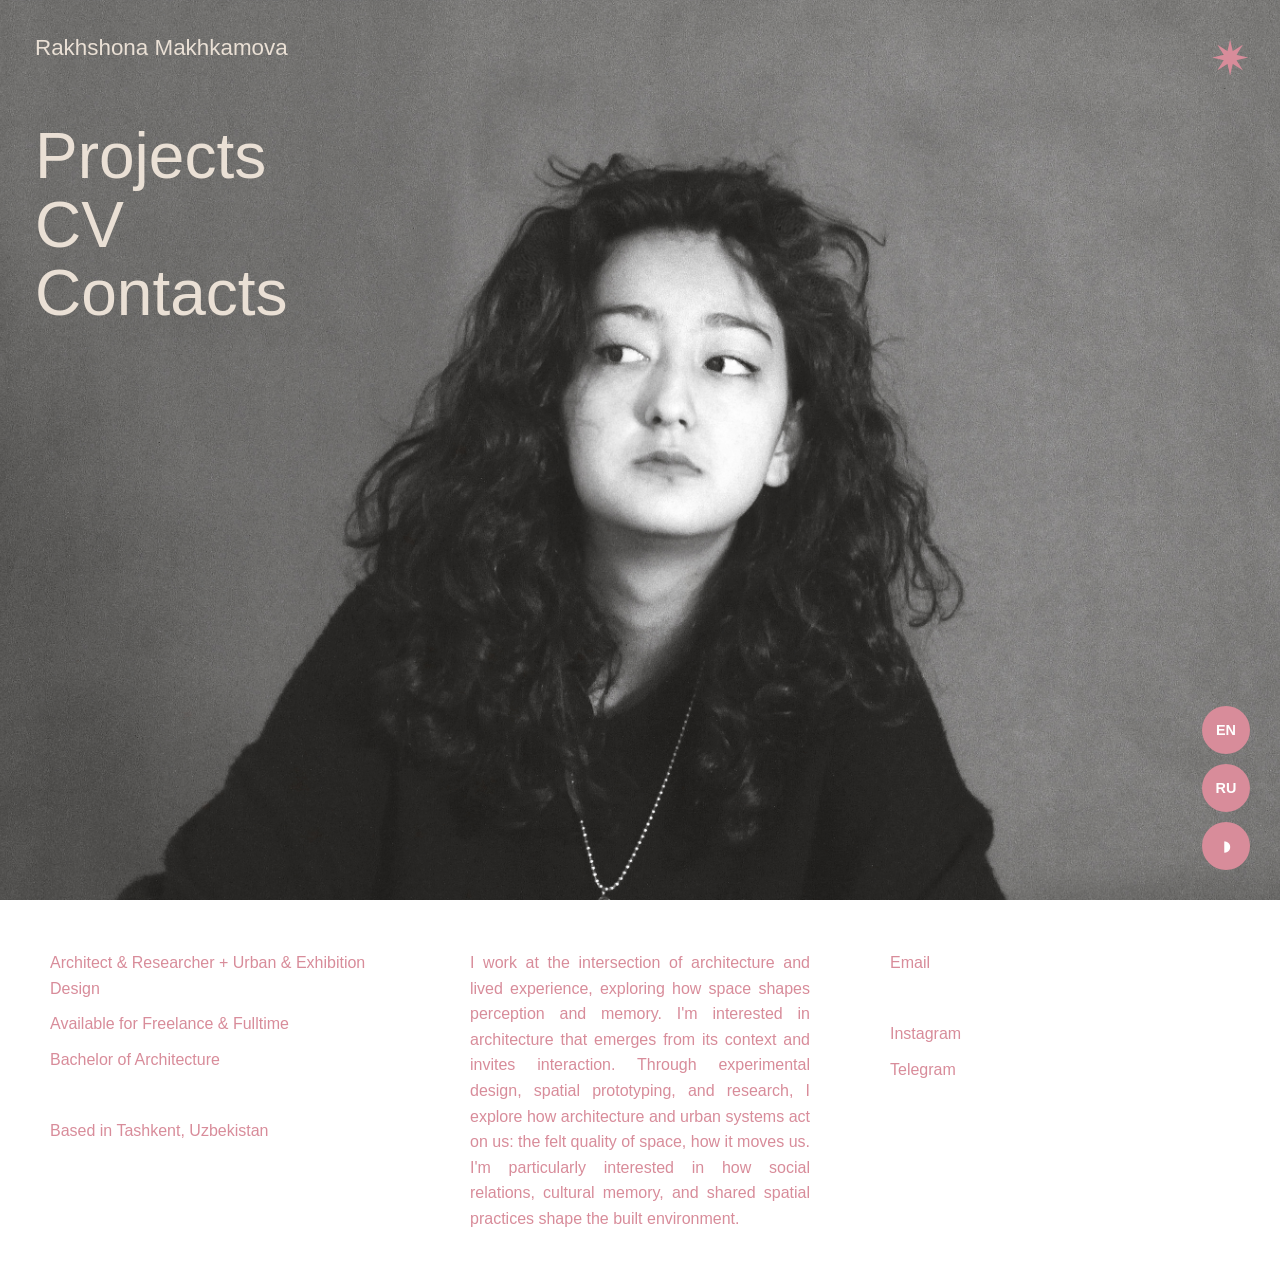
<file: index.html>
<!DOCTYPE html>
<html lang="en">

<head>
    <meta charset="UTF-8">
    <meta name="viewport" content="width=device-width, initial-scale=1.0">
    <title>Rakhshona Makhkamova</title>

    <link rel="icon" type="image/png" href="images/images/cv/favicon-light.png">

    <link rel="stylesheet" href="css/style.css">
    <link rel="stylesheet" href="css/mobile.css">
    <!-- GOOGLE FONTS -->
    <link rel="preconnect" href="https://fonts.googleapis.com">
    <link rel="preconnect" href="https://fonts.gstatic.com" crossorigin>
    <link
        href="https://fonts.googleapis.com/css2?family=Inter:wght@300;400;500;600;700&family=Playfair+Display:wght@400;700&display=swap"
        rel="stylesheet">
    
</head>


<body>

    <!-- LANGUAGE & THEME SWITCHER -->

    <div class="controls">

        <button class="theme-btn bauhaus-circle" id="themeBtn">
            ◗
        </button>

        <button class="lang-btn bauhaus-square active" data-lang="ru">
            RU
        </button>

        <button class="lang-btn bauhaus-triangle" data-lang="en">
            EN
        </button>

    </div>

    <!-- STAR BUTTON -->

    <button id="infoBtn" class="info-btn">✷</button>

    <!-- INFO PANEL -->

    <div id="infoPanel" class="info-panel">

        <!-- Верхняя левая часть -->

        <div class="hero-overlay info-top">

            <h2 class="info-title">
                Rakhshona Makhkamova
            </h2>

            <nav class="main-nav">

                <a href="projects/2ndpage.html" class="nav-link">
    Projects
</a>

                <a href="projects/cv.html" class="nav-link">
                    CV
                </a>

                

                <a href="projects/contact.html" class="nav-link">
    Contacts
</a>

            </nav>

        </div>

        <!-- Нижняя часть -->

        <div class="info-content">

            <div class="info-column">

                <p>Architect & Researcher + Urban & Exhibition Design</p>
                <p>Available for Freelance & Fulltime</p>
                <p>Bachelor of Architecture</p>

                <br>

                <p>Based in Tashkent, Uzbekistan</p>

            </div>

            <div class="info-column">

                <p class="about-text">
                    I work at the intersection of architecture and lived experience, exploring how space shapes
                    perception and memory. I'm interested in architecture that emerges from its context and invites
                    interaction. Through experimental design, spatial prototyping, and research, I explore how
                    architecture and urban systems act on us: the felt quality of space, how it moves us. I'm
                    particularly interested in how social relations, cultural memory, and shared spatial practices shape
                    the built environment.
                </p>

            </div>

            <div class="info-column">

                <p class="copy-email" id="copyEmail">
                    Email
                </p>

                <span id="copyMessage">
                    Copied ✓
                </span>

                <a href="https://instagram.com/ieoe.casablanca" target="_blank">
                    Instagram
                </a>

                <a href="https://t.me/dazednconfuset" target="_blank">
                    Telegram
                </a>

            </div>

        </div>

    </div>

    <!-- HERO -->
     <body></body>

    <section class="hero">

        <img src="images/images/Me1111.jpg" alt="Rakhshona Makhkamova" class="hero-image">

        <div class="hero-overlay">

            <h2 class="hero-title" data-en="Rakhshona Makhkamova" data-ru="Рахшона Махкамова">
                Rakhshona Makhkamova
            </h2>

            <nav class="main-nav">

                <a href="projects/2ndpage.html" class="nav-link" data-en="Projects" data-ru="Проекты">
    Projects
</a>

                <a href="projects/cv.html" class="nav-link" data-en="CV" data-ru="Резюме">
                    CV
                </a>

                <a href="projects/contact.html" class="nav-link" data-en="Contacts" data-ru="Контакты">
    Contacts
</a>

        </div>

    </section>
    

    <!-- CONTACT SECTION -->

<section class="site-footer">

    <div class="footer-content">

        <div class="footer-column">

            <p
data-en="Architect & Researcher + Urban & Exhibition Design"
data-ru="Архитектор, Исследователь, Городской и Выставочный дизайн">
Architect & Researcher + Urban & Exhibition Design
</p>
            <p
data-en="Available for Freelance & Fulltime"
data-ru="Открыта для Фриланса и Постоянной работы">
Available for Freelance & Fulltime
</p>
            <p
data-en="Bachelor of Architecture"
data-ru="Бакалавр Архитектуры">
Bachelor of Architecture
</p>

            <br>

            <p
data-en="Based in Tashkent, Uzbekistan"
data-ru="Базируюсь в Ташкенте, Узбекистан">
Based in Tashkent, Uzbekistan
</p>

        </div>

        <div class="footer-column">

            <p class="footer-about"
data-en="I work at the intersection of architecture and lived experience, exploring how space shapes perception and memory. I'm interested in architecture that emerges from its context and invites interaction. Through experimental design, spatial prototyping, and research, I explore how architecture and urban systems act on us: the felt quality of space, how it moves us. I'm particularly interested in how social relations, cultural memory, and shared spatial practices shape the built environment."
data-ru="Я работаю на пересечении архитектуры и повседневного опыта, исследуя, как пространство формирует восприятие и память. Меня интересует архитектура, которая возникает из контекста и приглашает взаимодействие. Через экспериментальное проектирование, пространственное прототипирование и исследования я изучаю, как архитектура и городские системы воздействуют на нас: осязаемое качество пространства, как оно нас направляет. Меня особенно интересует, как социальные отношения, культурная память и общие пространственные практики формируют среду, в которой мы живём."
>
I work at the intersection of architecture...
</p>

        </div>

        <div class="footer-column">

            <p class="copy-email" id="footerCopyEmail">
                Email
            </p>

            <span id="footerCopyMessage">
                Copied ✓
            </span>

            <a href="https://instagram.com/ieoe.casablanca" target="_blank">
                Instagram
            </a>

            <a href="https://t.me/dazednconfuset" target="_blank">
                Telegram
            </a>

        </div>

    </div>

</section>

    <script src="js/script.js"></script>

</body>

</html>
</file>
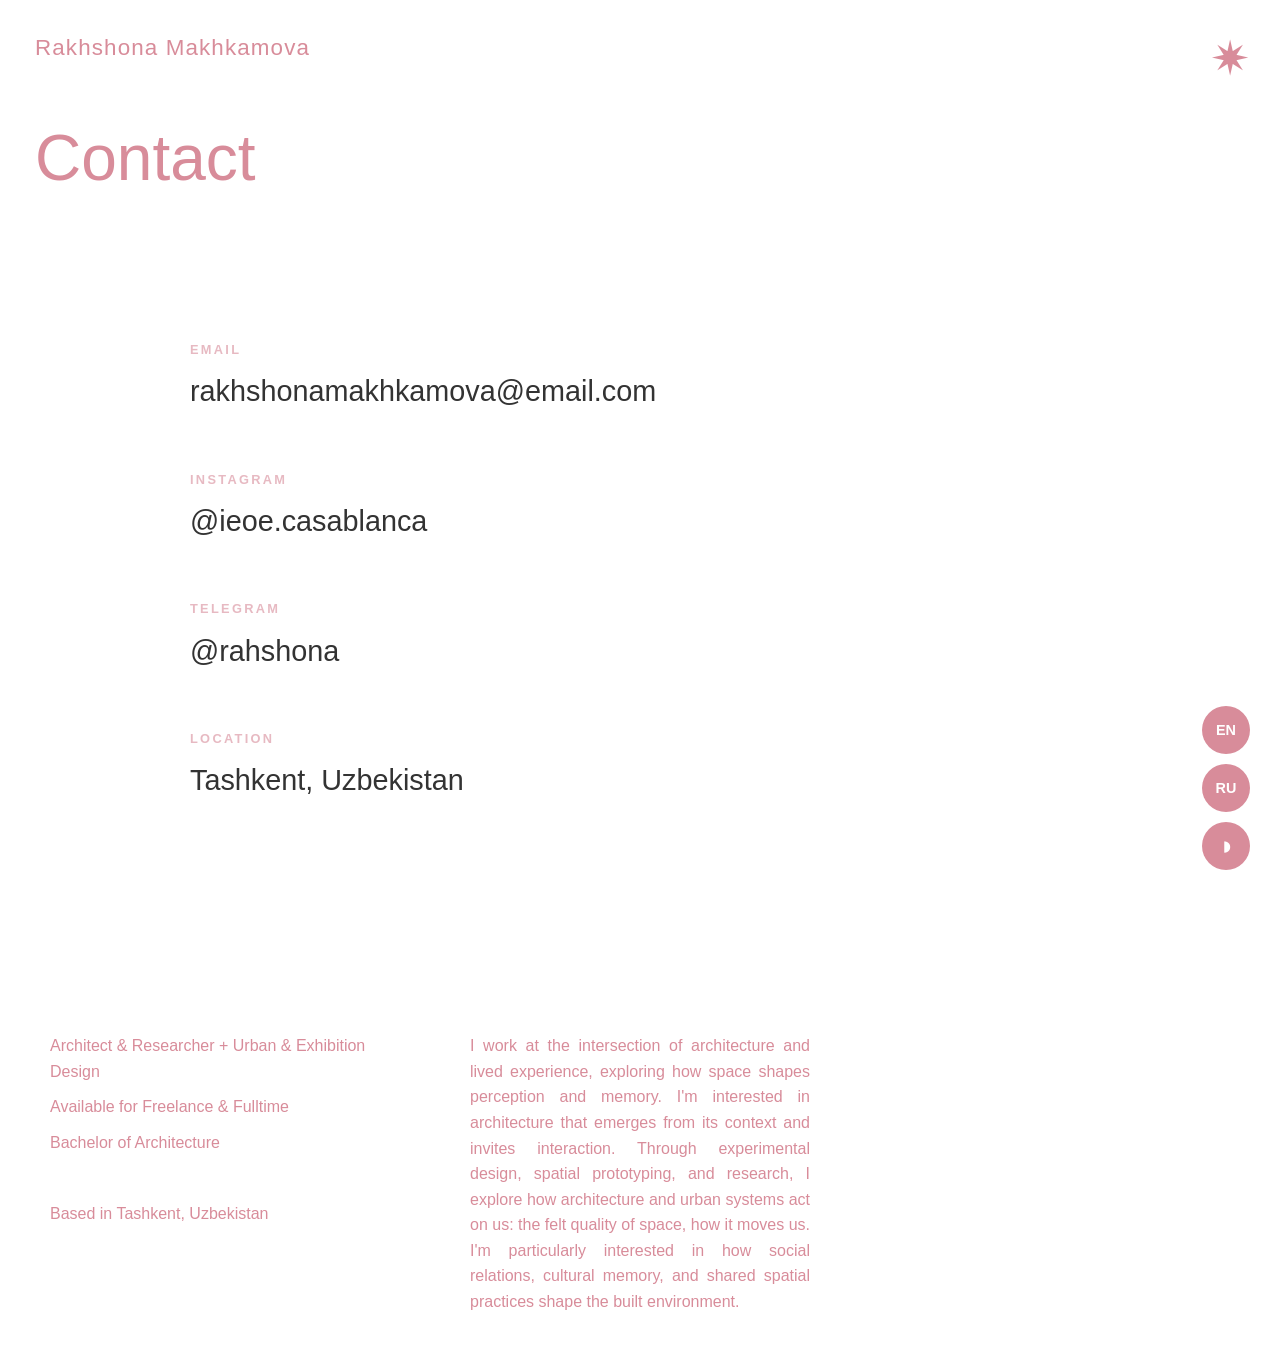
<file: projects/contact.html>
<!DOCTYPE html>
<html lang="en">

<head>

    <meta charset="UTF-8">
    <meta name="viewport" content="width=device-width, initial-scale=1.0">

    <title>Projects | Rakhshona Makhkamova</title>

    <link rel="icon" type="image/png" href="../images/images/cv/favicon-light.png">

    <link rel="stylesheet" href="../css/style.css">
    <link rel="stylesheet" href="../css/ccenter.css">
    <link rel="stylesheet" href="../css/mobile.css">

</head>

<!-- INFO PANEL -->

    <div id="infoPanel" class="info-panel">

        <!-- Верхняя левая часть -->

        <div class="hero-overlay info-top">

            <h2 class="info-title">
                Rakhshona Makhkamova
            </h2>

            <nav class="main-nav">

                <a href="2ndpage.html" class="nav-link">
    Projects
</a>

                <a href="cv.html" class="nav-link">
                    CV
                </a>

                

                <a href="contact.html" class="nav-link">
    Contacts
</a>

            </nav>

        </div>

        <!-- Нижняя часть -->

        <div class="info-content">

            <div class="info-column">

                <p>Architect & Researcher + Urban & Exhibition Design</p>
                <p>Available for Freelance & Fulltime</p>
                <p>Bachelor of Architecture</p>

                <br>

                <p>Based in Tashkent, Uzbekistan</p>

            </div>

            <div class="info-column">

                <p class="about-text">
                    I work at the intersection of architecture and lived experience, exploring how space shapes
                    perception and memory. I'm interested in architecture that emerges from its context and invites
                    interaction. Through experimental design, spatial prototyping, and research, I explore how
                    architecture and urban systems act on us: the felt quality of space, how it moves us. I'm
                    particularly interested in how social relations, cultural memory, and shared spatial practices shape
                    the built environment.
                </p>

            </div>

            <div class="info-column">

                <p class="copy-email" id="copyEmail">
                    Email
                </p>

                <span id="copyMessage">
                    Copied ✓
                </span>

                <a href="https://instagram.com/ieoe.casablanca" target="_blank">
                    Instagram
                </a>

                <a href="https://t.me/dazednconfuset" target="_blank">
                    Telegram
                </a>

            </div>

        </div>

    </div>



    <!-- CONTROLS -->

<div class="controls">

    <button class="theme-btn bauhaus-circle" id="themeBtn">
        ◗
    </button>

    <button class="lang-btn bauhaus-square active" data-lang="ru">
        RU
    </button>

    <button class="lang-btn bauhaus-triangle" data-lang="en">
        EN
    </button>

</div>

<!-- STAR -->

<button id="infoBtn" class="info-btn">
    ✷
</button>



<body class="project-page white-hero">

<section class="hero contacts-hero">

    <div class="hero-overlay">

        <div class="project-header-line">

            <a href="../index.html" class="hero-title-link">

                <h2 class="hero-title"
                data-en="Rakhshona Makhkamova"
            data-ru="Рахшона Махкамова">
                </h2>

            </a>

        </div>

        <h1 class="project-name"
            data-en="Contact"
            data-ru="Контакты">

            Contact

        </h1>

    </div>

</section>


<section class="contacts-page">

    <div class="contact-item">

        <span class="contact-label"
              data-en="Email"
              data-ru="Почта">

            Email

        </span>

        <a href="mailto:rakhshonamakhkamova@email.com"
           class="contact-link">

            rakhshonamakhkamova@email.com

        </a>

    </div>


    <div class="contact-item">

        <span class="contact-label"
              data-en="Instagram"
              data-ru="Instagram">

            Instagram

        </span>

        <a href="https://instagram.com/ieoe.casablanca"
           target="_blank"
           class="contact-link">

            @ieoe.casablanca

        </a>

    </div>


    <div class="contact-item">

        <span class="contact-label"
              data-en="Telegram"
              data-ru="Telegram">

            Telegram

        </span>

        <a href="https://t.me/dazednconfuset"
           target="_blank"
           class="contact-link">

            @rahshona

        </a>

    </div>


    <div class="contact-item">

        <span class="contact-label"
              data-en="Location"
              data-ru="Локация">

            Location

        </span>

        <p class="contact-text"
           data-en="Tashkent, Uzbekistan"
           data-ru="Ташкент, Узбекистан">

            Tashkent, Uzbekistan

        </p>

    </div>

</section>

<!-- CONTACT SECTION -->

<section class="site-footer">

    <div class="footer-content">

        <div class="footer-column">

            <p
data-en="Architect & Researcher + Urban & Exhibition Design"
data-ru="Архитектор, Исследователь, Городской и Выставочный дизайн">
Architect & Researcher + Urban & Exhibition Design
</p>
            <p
data-en="Available for Freelance & Fulltime"
data-ru="Открыта для Фриланса и Постоянной работы">
Available for Freelance & Fulltime
</p>
            <p
data-en="Bachelor of Architecture"
data-ru="Бакалавр Архитектуры">
Bachelor of Architecture
</p>

            <br>

            <p
data-en="Based in Tashkent, Uzbekistan"
data-ru="Базируюсь в Ташкенте, Узбекистан">
Based in Tashkent, Uzbekistan
</p>

        </div>

        <div class="footer-column">

            <p class="footer-about"
data-en="I work at the intersection of architecture and lived experience, exploring how space shapes perception and memory. I'm interested in architecture that emerges from its context and invites interaction. Through experimental design, spatial prototyping, and research, I explore how architecture and urban systems act on us: the felt quality of space, how it moves us. I'm particularly interested in how social relations, cultural memory, and shared spatial practices shape the built environment."
data-ru="Я работаю на пересечении архитектуры и повседневного опыта, исследуя, как пространство формирует восприятие и память. Меня интересует архитектура, которая возникает из контекста и приглашает взаимодействие. Через экспериментальное проектирование, пространственное прототипирование и исследования я изучаю, как архитектура и городские системы воздействуют на нас: осязаемое качество пространства, как оно нас направляет. Меня особенно интересует, как социальные отношения, культурная память и общие пространственные практики формируют среду, в которой мы живём."
>
I work at the intersection of architecture...
</p>

       

    </div>

</section>



<script src="../js/script.js"></script>

</body>

</html>
</file>
<file: css/style.css>
/* ========== CSS ПЕРЕМЕННЫЕ ========== */

:root {
    --primary-color: #d88c9a;
    --accent-color: #d88c9a;          /* ФИОЛЕТОВЫЙ */
    --accent-light: #f5d6dc;
    --text-light: #f5f5f5;
    --text-dark: #333;
    --border: #e0e0e0;
    --bg-light: #ffffff;
}

body.dark-mode{

    background:#ffffff !important;

}

/* ========== RESET ========== */

* {
    margin: 0;
    padding: 0;
    box-sizing: border-box;
}

html {
    scroll-behavior: smooth;
}

body {
    font-family: 'Helvetica Neue', Helvetica, Arial, sans-serif;
    color: var(--text-dark);
    background-color: var(--text-light);
    line-height: 1.6;
    transition: background-color 0.3s ease, color 0.3s ease;
}

h1, h2, h3 {
    font-family: 'Helvetica Neue', Helvetica, Arial, sans-serif;
    color: var(--text-dark);
    line-height: 1.6;
    transition: background-color 0.3s ease, color 0.3s ease;
}

a {
    color: var(--accent-color);
    text-decoration: none;
    transition: color 0.3s ease;
}

a:hover {
    color: var(--accent-light);
}

.container {
    max-width: 1200px;
    margin: 0 auto;
    padding: 0 40px;
}

/* ========== CONTROLS (LANGUAGE & THEME) ========== */

.controls {
    position: fixed;
    bottom: 30px;
    right: 30px;
    display: flex;
    gap: 10px;
    z-index: 1000;
    flex-direction: column-reverse;
}

.lang-btn, .theme-btn {
    background-color: var(--accent-color);
    color: white;
    border: none;
    padding: 12px 16px;
    border-radius: 50%;
    width: 48px;
    height: 48px;
    cursor: pointer;
    font-weight: 600;
    font-size: 0.9rem;
    transition: all 0.3s ease;
    display: flex;
    align-items: center;
    justify-content: center;
}

.lang-btn {
    background-color: #d88c9a;
}

.lang-btn.active {
    background-color: var(--accent-color);
}

.theme-btn {
    background-color: var(--accent-color);
}

.lang-btn:hover, .theme-btn:hover {
    transform: scale(1.1);
    box-shadow: 0 5px 20px rgb(209, 164, 207);
}

/* ========== HEADER WITH LOGO ========== */

.header {
    display: flex;
    align-items: center;
    gap: 20px;
    padding: 40px;
    background-color: var(--primary-color);
    color: white;
}

.logo-circle {
    width: 80px;
    height: 80px;
    border-radius: 50%;
    background-color: var(--accent-color);
    display: flex;
    align-items: center;
    justify-content: center;
    font-size: 2.5rem;
    font-weight: 700;
}

.header-title {
    font-size: 2.5rem;
    letter-spacing: 3px;
}

/* ========== HERO SECTION ========== */


.hero {
    position: relative;
    width: 100%;
    height: 100vh;
    overflow: hidden;
}

.hero-image {
    width: 100%;
    height: 100%;
    object-fit: cover;
    display: block;
}

/* ИМЯ */

.info-top {
    .info-title {
    margin-bottom: 60px;
}

    position: fixed;

    top: 30px;
    left: 35px;

    z-index: 9100;

    color: #EAE0D5;      
    font-size: 1rem;
    font-weight: 100; 

}

/* скрываем старый подзаголовок */

.hero-subtitle {
    display: none;
}

/* БЛОК ССЫЛОК */

.hero-overlay {

    position: absolute;

    top: 30px;
    left: 35px;

    z-index: 10;

    color: #EAE0D5;   
    font-size: 1rem;
    font-weight: 100; 

}

.main-nav {
    display: flex;
    flex-direction: column;
    align-items: flex-start;

    gap: 8px;

    margin-top: 60px;
}

.nav-link {
    color: #EAE0D5;

    text-decoration: none;

    font-size: 4rem;
    font-weight: 300;

    line-height: 0.95;

    transition: 0.3s;
}

.nav-link:hover {
    color: #D88C9A;
}
/* ========== PROJECTS SECTION ========== */

.projects-section {
    padding: 80px 0;
    background-color: var(--bg-light);
}

.section-title {
    font-size: 2.5rem;
    margin-bottom: 60px;
    text-align: center;
    color: var(--text-dark);
}

.projects-list {
    display: grid;
    gap: 40px;
}

.project-item {
    display: grid;
    grid-template-columns: 300px 1fr;
    gap: 40px;
    align-items: start;
    padding-bottom: 40px;
    border-bottom: 1px solid var(--border);
    transition: transform 0.3s ease;
}

.project-item:hover {
    transform: translateX(10px);
}

.project-image-small {
    width: 100%;
    aspect-ratio: 1;
    overflow: hidden;
    border-radius: 8px;
}

.project-image-small img {
    width: 100%;
    height: 100%;
    object-fit: cover;
    transition: transform 0.3s ease;
}

.project-item:hover .project-image-small img {
    transform: scale(1.05);
}

.project-meta h3 {
    font-size: 1.8rem;
    margin-bottom: 10px;
}

.project-link {
    color: var(--text-dark);
    transition: color 0.3s ease;
    border-bottom: 2px solid transparent;
}

.project-link:hover {
    color: var(--accent-color);
    border-bottom-color: var(--accent-color);
}

.project-year {
    display: inline-block;
    color: var(--accent-color);
    font-weight: 600;
    margin-bottom: 15px;
}

.project-description {
    color: #666;
    font-size: 1rem;
    line-height: 1.6;
}

/* ========== ACTIVITIES SECTION ========== */

.activities-section {
    padding: 80px 0;
    background-color: white;
}

.activities-grid {
    display: grid;
    grid-template-columns: repeat(auto-fit, minmax(300px, 1fr));
    gap: 40px;
}

.activity-card {
    padding: 40px;
    border: 1px solid var(--border);
    border-radius: 8px;
    transition: all 0.3s ease;
}

.activity-card:hover {
    border-color: var(--accent-color);
    box-shadow: 0 10px 40px rgba(157, 78, 221, 0.1);
    transform: translateY(-5px);
}

.activity-card h3 {
    font-size: 1.3rem;
    margin-bottom: 15px;
    color: var(--accent-color);
}

.activity-card p {
    color: #666;
    line-height: 1.6;
}

/* ========== CONTACT SECTION ========== */

.contact-section {
    padding: 80px 0;
    background-color: var(--bg-light);
}

.contact-info {
    max-width: 600px;
    margin: 0 auto;
}

.contact-info p {
    font-size: 1.1rem;
    margin-bottom: 10px;
    color: var(--text-dark);
    font-weight: 600;
}

.contact-info a {
    font-size: 1.1rem;
    margin-bottom: 30px;
    display: inline-block;
}

/* ========== FOOTER ========== */

.footer {
    background-color: var(--primary-color);
    color: white;
    text-align: center;
    padding: 40px;
    font-size: 0.9rem;
    opacity: 0.7;
}

/* ========== PROJECT PAGE STYLES ========== */

.project-header {
    padding: 60px 40px;
    background-color: var(--primary-color);
    color: white;
}

.project-header h1 {
    font-size: 2.5rem;
    margin-bottom: 10px;
}

.project-header .meta {
    font-size: 1rem;
    opacity: 0.8;
}

.project-content {
    padding: 80px 0;
}

.project-section {
    margin-bottom: 80px;
}

.project-section h2 {
    font-size: 1.8rem;
    margin-bottom: 30px;
    color: var(--accent-color);
}

.project-section p {
    font-size: 1.05rem;
    line-height: 1.8;
    color: #555;
    margin-bottom: 20px;
}

.project-gallery {
    display: grid;
    grid-template-columns: repeat(auto-fit, minmax(400px, 1fr));
    gap: 30px;
    margin: 40px 0;
}

.gallery-item {
    aspect-ratio: 1;
    overflow: hidden;
    border-radius: 8px;
}

.gallery-item img {
    width: 100%;
    height: 100%;
    object-fit: cover;
}

.see-also {
    background-color: var(--bg-light);
    padding: 60px 40px;
    border-top: 1px solid var(--border);
    margin-top: 80px;
}

.see-also h3 {
    font-size: 1.5rem;
    margin-bottom: 30px;
}

.see-also-links {
    display: grid;
    grid-template-columns: repeat(auto-fit, minmax(250px, 1fr));
    gap: 30px;
}

.see-also-card {
    padding: 30px;
    background-color: white;
    border-radius: 8px;
    transition: all 0.3s ease;
}

.see-also-card:hover {
    transform: translateY(-5px);
    box-shadow: 0 10px 30px rgba(0,0,0,0.1);
}

.see-also-card a {
    font-weight: 600;
    font-size: 1.1rem;
}

/* ========== BREADCRUMB ========== */

.breadcrumb {
    padding: 20px 40px;
    font-size: 0.9rem;
}

.breadcrumb a {
    margin-right: 10px;
}

/* ==========================
   INFO BUTTON
========================== */

.info-btn {
    position: fixed;
    top: 30px;
    right: 30px;

    background: none;
    border: none;

    color: #D88C9A;

    font-size: 2rem;
    cursor: pointer;

    z-index: 9999;
}

/* =========================
   STAR BUTTON
========================= */

.info-btn {

    position: fixed;

    top: 30px;
    right: 30px;

    font-size: 3rem;

    color: #D88C9A;

    background: none;
    border: none;

    cursor: pointer;

    z-index: 9999;

    transition: 0.3s;
}

.info-btn:hover {
    transform: scale(1.1);
}



/* =========================
   FOOTER
========================= */
.contact-footer{

    background:#ffffff;

    padding:60px;

}

.footer-content{

    display:grid;

    grid-template-columns:1fr 1fr 1fr;

    gap:60px;

}
/* =========================
   MOBILE
========================= */

@media (max-width:768px){

    .info-btn{
        top:20px;
        right:20px;
        font-size:2.5rem;
    }

    .info-content{
        grid-template-columns:1fr;
        gap:35px;
        padding:35px;
    }

}

/* =========================
   INFO PANEL
========================= */

.info-panel {

    position: fixed;

    inset: 0;

    background: rgba(0,0,0,0.25);

    backdrop-filter: blur(120px);
    -webkit-backdrop-filter: blur(120px);

    opacity: 0;
    visibility: hidden;

    transition: 0.4s;

    z-index: 9000;
}

.info-panel.active {

    opacity: 1;
    visibility: visible;
}

.info-content {

    position: absolute;

    bottom: 0;

    width: 130%;

    padding: 50px;

    display: grid;

    grid-template-columns: 1fr 1fr 1fr;

    gap: 80px;
}

.info-column {

    display: flex;
    flex-direction: column;

    gap: 10px;
}

.info-column p {

    color: #EAE0D5;

    font-size: 1rem;

    line-height: 1.6;
}

.info-column a {

    color: #D88C9A;

    text-decoration: none;
}

.info-column a:hover {

    opacity: 0.7;
}
.about-text {
    color: #D88C9A;
    font-size: 1rem;
    line-height: 1.7;

    text-align: justify;
    text-justify: inter-word;
    hyphens: auto;

    max-width: 1000px;
}
.copy-email{
    color:#D88C9A;
    cursor:pointer;
    transition:.3s;
}

.copy-email:hover{
    opacity:.7;
}

#copyMessage{
    color:#D88C9A;
    font-size:.9rem;
    opacity:0;
    transition:.3s;
}
/* ---------- ГЛАВНАЯ ---------- */

.hero .hero-title,
.info-title{

    color:#EAE0D5 !important;

    font-weight:100 !important;

}

/* ---------- СТРАНИЦЫ ПРОЕКТОВ ---------- */

.project-header .hero-title,
.project-page .hero-title{

    color:#D88C9A !important;

}
/* =========================
   WEBSITE FOOTER
========================= */

.site-footer{

    background:#ffffff;

    padding:50px;

}

.footer-content{

    width:100%;

    display:grid;

    grid-template-columns:1fr 1fr 1fr;

    gap:80px;

}

.footer-column{

    display:flex;
    flex-direction:column;
    gap:10px;

}

.footer-column p{

    color:#D88C9A !important;

    font-size:1rem;

    line-height:1.6;

}

.footer-column a{

    color:#D88C9A !important;

    text-decoration:none;

}

.footer-column a:hover{

    opacity:.7;

}

.footer-about{

    color:#D88C9A !important;

    font-size:1rem;

    line-height:1.7;

    text-align:justify;
    text-justify:inter-word;
    hyphens:auto;

    max-width:1000px;

}

.site-footer .copy-email{

    color:#D88C9A !important;

    cursor:pointer;

    transition:.3s;

}

.site-footer .copy-email:hover{

    opacity:.7;

}

#footerCopyMessage{

    color:#D88C9A;

    opacity:0;

    transition:.3s;

}
html,
body{
    overflow-x:hidden;
    width:100%;
}
/* ========================================= */
/* PROJECT PAGES DARK MODE */
/* ========================================= */

body.dark-mode{

    background:#ffffff !important;

}

body.dark-mode .project-name,
body.dark-mode .project-section,
body.dark-mode .hero-title,
body.dark-mode .project-text p,
body.dark-mode .project-meta p,
body.dark-mode .meta-title,
body.dark-mode .footer-column p,
body.dark-mode .footer-column a,
body.dark-mode .footer-about,
body.dark-mode .copy-email,
body.dark-mode #footerCopyMessage{

    color:#353535 !important;

}
html,
body{

    background:#ffffff !important;

}

/* ======================================
   TEXT SELECTION
====================================== */

::selection{
    background:#D88C9A;
    color:#ffffff;
}

::-moz-selection{
    background:#D88C9A;
    color:#ffffff;
}

/* ========== VIDEO SECTION ========== */

.video-section {
    padding: 100px 0;
    background-color: white;
}

.video-container {
    max-width: 950px;
    margin: 0 auto 40px;
    border-radius: 4px;
    overflow: hidden;
    box-shadow: 0 10px 40px rgba(0, 0, 0, 0.1);
}

.section-video {
    width: 100%;
    height: auto;
    display: block;
    background-color: #000;
}

.video-description {
    max-width: 900px;
    margin: 0 auto;
    text-align: center;
    font-size: 1.1rem;
    color: #555;
    line-height: 1.8;
}

.diagram-figure{

    margin:0;

}

.diagram-figure img{

    width:100%;

    display:block;

}

.diagram-figure .image-caption{

    margin-top:10px;

    color:#D88C9A;

    font-size:.9rem;

    font-weight:600;

    line-height:1.4;

    text-align:left;

}

body.dark-mode .diagram-figure .image-caption{

    color:#EAE0D5;

}
/* ========================================= */
/* HORIZONTAL SCROLL GALLERY */
/* ========================================= */

.horizontal-scroll-section{

    margin:140px 0;

}

.gallery-wrapper{

    width:100%;

    overflow-x:auto;
    overflow-y:hidden;

    padding:0;

    scroll-behavior:smooth;

    scrollbar-width:none;

    cursor:grab;

    user-select:none;

}

.gallery-wrapper.dragging{

    cursor:grabbing;

    scroll-behavior:auto;

}

.gallery-wrapper::-webkit-scrollbar{

    display:none;

}

.gallery-track{

    display:flex;

    gap:40px;

    padding:0 60px;

    width:max-content;

}

.gallery-card{

    flex:0 0 650px;

}

.gallery-card img{

    width:100%;

    display:block;

}

.card-caption{

    margin-top:10px;
}


.card-caption h3{

    margin:0;

    color:#D88C9A;

    font-size:.9rem;

    font-weight:550;

    line-height:1.5;

}

/* ========================================= */
/* PROJECT BOARDS */
/* ========================================= */

.boards-gallery{

    width:92%;

    margin:180px auto;

}

.boards-gallery a{

    display:block;

    margin-bottom:120px;

}

.boards-gallery img{

    width:100%;

    display:block;

    cursor:zoom-in;

    transition:.35s;

}

.boards-gallery img:hover{

    transform:scale(1.015);

}

/* ========================================= */
/* DARK MODE */
/* ========================================= */

body.dark-mode .card-caption h3{

    color:#333;

}



/* ========================================= */
/* HERO WHITE IN DARK MODE */
/* ========================================= */

body.dark-mode.white-hero .hero-title,
body.dark-mode.white-hero .project-section,
body.dark-mode.white-hero .project-name{

    color:#EAE0D5 !important;

}

/* CONTACT PAGE ONLY */

body.dark-mode .contacts-hero .hero-title,
body.dark-mode .contacts-hero .project-name,
body.dark-mode .contacts-hero .project-section{

    color:#333 !important;

}

/* ===========================
   PROJECTS GRID
=========================== */

.projects-grid{

    width:min(2000px,92vw);

    margin:120px auto;

    display:grid;

    grid-template-columns:repeat(2,1fr);

    column-gap:70px;

    row-gap:90px;

}

/* ===========================
   CARD
=========================== */

.project-card{

    display:flex;

    flex-direction:column;

}

/* ===========================
   IMAGE
=========================== */

.project-image{

    display:block;

    width:100%;

    aspect-ratio:16 / 10;

    overflow:hidden;

    margin-bottom:16px;

}

.project-image img{

    width:100%;

    height:100%;

    object-fit:cover;

    display:block;

    transition:.45s;

}

.project-image:hover img{

    transform:scale(1.015);

}

/* ===========================
   TITLE
=========================== */

.project-link{

    width:fit-content;

    color:#D88C9A;

    font-size:1.125rem;

    font-weight:550;

    text-decoration:none;

    transition:.25s;

}

.project-link:hover{

    text-decoration:underline;

    text-decoration-thickness:1px;

    text-underline-offset:7px;

}

/* ===========================
   YEAR
=========================== */

.project-year{

    margin-top:6px;

    color:#D88C9A;

    opacity:.55;

    font-size:.9rem;

}



/* ====================================== */
/* FILTER */
/* ====================================== */

.project-filter{

    display:flex;

    gap:60px;

    margin-top:35px;

    margin-bottom:70px;

}

.filter-link{

    color:#D88C9A;

    text-decoration:none;

    font-size:1rem;

    font-weight:550;

    transition:.25s;

}

.filter-link:hover{

    text-decoration:underline;

    text-decoration-thickness:1px;

    text-underline-offset:5px;

}

/* активная категория */

.filter-link.active{

    background:#D88C9A;

    color:white;

    padding:3px 8px;

}

.download-cv{

    display:inline-block;

    margin-top:28px;

    color:#D88C9A;

    font-size:1rem;

    font-weight:550;

    text-decoration:none;

}

.download-cv:hover{

    text-decoration:underline;

    text-underline-offset:5px;

}

.cv-preview{

    width:100%;

    margin-top:80px;

}

.cv-preview img{

    width:100%;

    display:block;

}

/* ===========================
   CONTACT PAGE
=========================== */

.contacts-page{

    width:min(900px,90vw);

    margin:300px auto 180px;

    display:flex;

    flex-direction:column;

    gap:55px;

}



.contact-item{

    display:flex;

    flex-direction:column;

    gap:8px;

}

.contact-label{

    font-size:.8rem;

    text-transform:uppercase;

    letter-spacing:.18em;

    color:#D88C9A;

    opacity:.6;

    font-weight:600;

}

.contact-link{

    font-size:1.8rem;

    font-weight:300;

    color:#333;

    text-decoration:none;

    transition:.25s;

}

.contact-link:hover{

    text-decoration:underline;

    text-underline-offset:6px;

}

.contact-text{

    margin:0;

    font-size:1.8rem;

    font-weight:300;

    color:#333;

}

body.dark-mode .contact-link,
body.dark-mode .contact-text{

    color:#333;

}

body.dark-mode .contact-label{

    color:#333;

    opacity:.55;

}

/* ===========================
   CONTACT HERO
=========================== */

.contacts-hero{

    height:auto;

    min-height:0;

    overflow:visible;

    padding-top:0;

    padding-bottom:40px;

}

/* =========================
   DARK MODE — MAIN NAV
========================= */

body.dark-mode .hero-overlay > .main-nav .nav-link {
    color: #333 !important;
}

body.dark-mode .main-nav .nav-link:hover {
    color: #333 !important;
}


/* =========================
   INFO PANEL — CONTACTS
========================= */

.info-panel .info-column a,
.info-panel .copy-email {
    color: #EAE0D5 !important;
}

.info-panel #copyMessage {
    color: #EAE0D5 !important;
}

.info-panel .info-column a:hover,
.info-panel .copy-email:hover {
    color: #EAE0D5 !important;
    opacity: 0.7;
}


.info-panel .nav-link {
    color: #EAE0D5 !important;
}

.info-panel .nav-link:hover {
    color: #EAE0D5 !important;
    opacity: 0.7;
}

.info-panel .copy-email,
.info-panel .info-column a {
    color: #EAE0D5 !important;
}

/* ===== INFO PANEL — ALWAYS LIGHT TEXT ===== */

.info-panel .info-title,
.info-panel .nav-link,
.info-panel .info-column p,
.info-panel .copy-email,
.info-panel .info-column a,
.info-panel #copyMessage {
    color: #EAE0D5 !important;
}

body.dark-mode .info-panel .nav-link {
    color: #EAE0D5 !important;
}

body.dark-mode .info-panel .info-title {
    color: #EAE0D5 !important;
}

body.dark-mode .info-panel .info-column p,
body.dark-mode .info-panel .info-column a,
body.dark-mode .info-panel .copy-email {
    color: #EAE0D5 !important;
}

body.dark-mode #infoPanel nav.main-nav a.nav-link {
    color: #EAE0D5 !important;
}
</file>
<file: css/mobile.css>
/* =====================================================
   MOBILE VERSION
   ===================================================== */

@media (max-width: 768px) {


    /* =========================
       GLOBAL
    ========================= */

    html,
    body {
        width: 100%;
        overflow-x: hidden;
    }


    /* =========================
       HEADER / NAME
    ========================= */

    .hero-overlay {
        top: 20px;
        left: 20px;
    }

    .hero-title {
        font-size: 1rem;
        font-weight: 500;
    }

    .project-name {
        font-size: 2.2rem;
    }

    


    /* =========================
       PROJECT GRID
    ========================= */

    .projects-grid {
        grid-template-columns: 1fr;
    }


    /* =========================
       DIAGRAMS
    ========================= */

    .diagram {
        width: 92%;
        margin: 60px auto;
    }


    /* =========================
       TWO DIAGRAMS
    ========================= */

    .diagram-grid {
        width: 92%;
        grid-template-columns: 1fr;
        gap: 30px;
    }


    /* =========================
       PROJECT TEXT
    ========================= */

    .project-text {
        width: 88%;
        margin: 100px auto;
    }


    /* =========================
       PROJECT META
    ========================= */

    .project-meta {
        grid-template-columns: 1fr 1fr;
        gap: 30px;
    }


    /* =========================
       FOOTER
    ========================= */

    .footer-content {
        width: 100%;
        grid-template-columns: 1fr;
        gap: 35px;
    }


}

/* =====================================================
   MOBILE — BUSINESS CARD
===================================================== */

@media (max-width: 768px) {

    /* =========================
       INFO PANEL
    ========================= */

    .info-panel {
        position: fixed;
        inset: 0;

        width: 100%;
        height: 100dvh;

        overflow-y: auto;
        overflow-x: hidden;

        box-sizing: border-box;

        background: rgba(0, 0, 0, 0.25);

        backdrop-filter: blur(40px);
        -webkit-backdrop-filter: blur(40px);

        opacity: 0;
        visibility: hidden;

        transition:
            opacity 0.4s ease,
            visibility 0.4s ease;

        z-index: 9000;
    }

    .info-panel.active {
        opacity: 1;
        visibility: visible;
    }

    .info-title {
    font-size: 1.2rem !important;
    font-weight: 400 !important;
}


    /* =========================
       NAME
    ========================= */

    .info-top {
        position: absolute;

        top: 25px;
        left: 20px;
        right: 20px;

        padding: 0;
    }

    .info-title {
        margin: 0;

        color: #EAE0D5;

        font-size: 1rem;
        line-height: 1.2;
        font-weight: 400;
    }


    /* =========================
       MAIN NAVIGATION
       PROJECTS / CV / CONTACTS
    ========================= */

.main-nav {
        display: flex;

        flex-direction: column;
        align-items: flex-start;

        gap: 8px;

        margin-top: 28px;
    }

    .main-nav .nav-link {
        display: inline-block;

        color: #EAE0D5;

        font-size: 1.6rem;
        line-height: 1.2;
        font-weight: 400;

        text-decoration: none;

        transition: opacity 0.25s ease;
    }

    .main-nav .nav-link:hover {
        text-decoration: underline;
        text-decoration-thickness: 1px;
        text-underline-offset: 5px;
    }


    /* =========================
       LOWER CONTENT
    ========================= */

    .info-content {
        position: relative;

        width: 100%;

        box-sizing: border-box;

        padding: 0 20px 35px;

        margin-top: 400px;

        display: flex;
        flex-direction: column;

        gap: 35px;
    }


    /* =========================
       COLUMNS
    ========================= */

    .info-column {
        width: 100%;

        display: flex;
        flex-direction: column;

        gap: 8px;
    }


    /* =========================
       GENERAL TEXT
    ========================= */

    .info-column p {
        margin: 0;

        color: #EAE0D5;

        font-size: 0.9rem;
        line-height: 1.55;
        font-weight: 400;
    }


    /* =========================
       ABOUT
    ========================= */

    .about-text {
        max-width: none;

        margin: 0;

        color: #D88C9A;

        font-size: 0.9rem;
        line-height: 1.65;

        text-align: left;

        hyphens: none;
    }


    /* =========================
       SOCIAL LINKS
    ========================= */

    .info-column a {
        color: #D88C9A;

        font-size: 0.9rem;
        line-height: 1.5;

        text-decoration: none;
    }

    .info-column a:hover {
        opacity: 0.7;
    }


    /* =========================
       EMAIL
    ========================= */

    .copy-email {
        color: #D88C9A;

        font-size: 0.9rem;

        cursor: pointer;
    }

    #copyMessage {
        color: #D88C9A;

        font-size: 0.8rem;

        opacity: 0;

        transition: opacity 0.3s ease;
    }

}


/* =====================================================
   SMALL PHONES
===================================================== */

@media (max-width: 480px) {

    .info-top {
        top: 20px;
        left: 18px;
        right: 18px;
    }

    .info-title {
        font-size: 0.95rem;
    }


    /* PROJECTS / CV / CONTACTS
       ОСТАЮТСЯ БОЛЬШИМИ */

    .main-nav {
        gap: 7px;
        margin-top: 27px;
    }

    .main-nav .nav-link {
        font-size: 1.55rem;
        line-height: 1.2;
    }


    .info-content {
        padding-left: 18px;
        padding-right: 18px;

        margin-top: 220px;

        gap: 32px;
    }


    .info-column p,
    .about-text,
    .info-column a,
    .copy-email {
        font-size: 0.86rem;
    }

}








@media (max-width: 768px) {

    /* PROJECT PAGES */

    .container {
        width: auto;
        margin-left: 20px;
        margin-right: 20px;
    }

    .project-content,
    .project-section {
        padding-left: 20px;
        padding-right: 20px;
    }

    .project-section img,
    .project-image img {
        max-width: 100%;
    }

}


@media (max-width: 768px) {

    .info-content {
        width: 100%;
    }

}






/* =====================================================
   CV ZOOM VIEWER
===================================================== */

.cv-preview {
    width: 100%;
    display: flex;
    justify-content: center;
}

#cvImage {
    display: block;
    max-width: 100%;
    height: auto;
    cursor: zoom-in;
}


/* FULLSCREEN */

.cv-viewer {
    position: fixed;
    inset: 0;

    width: 100%;
    height: 100dvh;

    background: rgba(0, 0, 0, 0.92);

    z-index: 99999;

    display: none;

    overflow: hidden;

    touch-action: none;
}

.cv-viewer.active {
    display: block;
}


/* CANVAS */

.cv-canvas {
    position: absolute;

    inset: 0;

    display: flex;

    align-items: center;
    justify-content: center;

    overflow: hidden;

    touch-action: none;
}


/* IMAGE */

#cvViewerImage {
    position: absolute;

    max-width: none;
    max-height: none;

    width: auto;
    height: auto;

    user-select: none;

    -webkit-user-drag: none;

    cursor: grab;

    touch-action: none;

    transform-origin: 0 0;
}

#cvViewerImage.dragging {
    cursor: grabbing;
}


/* CLOSE */

.cv-close {
    position: fixed;

    top: 18px;
    right: 24px;

    z-index: 100000;

    width: 45px;
    height: 45px;

    padding: 0;

    border: none;

    background: none;

    color: white;

    font-size: 38px;

    font-weight: 300;

    line-height: 1;

    cursor: pointer;
}


/* MOBILE */

@media (max-width: 768px) {

    #cvImage {
        width: 100%;
        max-width: 100%;
        height: auto;
    }

    .cv-preview {
        width: 100%;
        padding: 0 20px;
        box-sizing: border-box;
    }

}

/* =========================================
   CV — MOBILE
========================================= */

@media (max-width: 768px) {

    /* Убираем ограничения контейнера CV */

    .cv-preview {
        width: 100vw !important;
        max-width: 100vw !important;

        margin: 0 !important;
        padding: 0 !important;

        display: block !important;
    }


    /* Само CV */

    #cvImage {
        display: block !important;

        width: 100vw !important;
        max-width: 100vw !important;

        height: auto !important;

        margin: 0 !important;
        padding: 0 !important;

        object-fit: contain !important;

        cursor: default !important;
    }


    /* Если родительский блок ограничивает ширину */

    .cv-page,
    .cv-container,
    .cv-content {
        width: 100vw !important;
        max-width: 100vw !important;

        margin: 0 !important;
        padding-left: 0 !important;
        padding-right: 0 !important;
    }

}

.hero-title {
    font-size: 1.4rem !important;
}

@media screen and (max-width: 768px) {

    /* ===== PROJECT TEXT — MOBILE ===== */

    .project-text,
    .project-description,
    .project-content p,
    .project-content .text,
    .description,
    .text-block {
        font-size: 0.9rem !important;
        font-weight: 400 !important;
        line-height: 1.5 !important;
        margin-top: 10px !important;
        margin-bottom: 20px !important;
    }

}

.hero-title { font-weight: 400 !important; }
</file>
<file: css/ccenter.css>
/* ------------------------------------------------ */
/* PROJECT PAGE */
/* ------------------------------------------------ */

body {
    font-family: 'Helvetica Neue', Helvetica, Arial, sans-serif;
    color: var(--text-dark);
    background-color: var(--text-light);
    line-height: 1.6;
    transition: background-color 0.3s ease, color 0.3s ease;
}

h1, h2, h3 {
    font-family: 'Helvetica Neue', Helvetica, Arial, sans-serif;
    color: var(--text-dark);
    line-height: 1.6;
    transition: background-color 0.3s ease, color 0.3s ease;
}

a {
    color: var(--accent-color);
    text-decoration: none;
    transition: color 0.3s ease;
}

a:hover {
    color: var(--accent-light);
}


/* ========================================= */
/* PROJECT HEADER */
/* ========================================= */

.project-header{

    position: fixed;

    top: 30px;
    left: 35px;

    width:100%;

    background:#ffffff;

    z-index:900;

}




.project-header-inner{

    padding:30px 35px 0;
    color:#D88C9A;

}

.project-title{
    color:#D88C9A;

    margin:0;

    font-size:1.4rem;

    font-weight:100;

    letter-spacing:.05em;

}
.project-header-line{

    display:flex;

    align-items:center;

    gap:8px;

}

.hero-title{

    margin:0;

    color:#D88C9A;

    font-size:1.4rem;

    font-weight:300;

    letter-spacing:.05em;

}

.project-section{

    margin:0;

    color:#D88C9A;

    opacity:1;

    font-size:1.4rem;

    font-weight:300;

    letter-spacing:.05em;

}

.project-name{

    margin-top:60px;

    margin-bottom:0;

    font-size:4rem;

    font-weight:300;

    line-height:1;

    color:#D88C9A;

}

.concept {
    max-width: 1100px;
    margin: 120px auto;
}

.concept h2 {
    font-size: 48px;
    font-weight: 500;
    margin-bottom: 20px;
}

.concept-intro {
    max-width: 700px;
    color: #666;
    line-height: 1.7;
    margin-bottom: 70px;
}

.concept-grid {
    display: grid;
    grid-template-columns: repeat(2, 1fr);
    gap: 50px 80px;
}

.concept-item h3 {
    font-size: 22px;
    margin-bottom: 12px;
    font-weight: 500;
}

.concept-item p {
    color: #666;
    line-height: 1.7;
    max-width: 420px;
}



/* ------------------------------------------------ */
/* FULL WIDTH RENDERS */
/* ------------------------------------------------ */

.render-full{

    margin:140px 0;

}

.render-full img{

    width:100%;

    display:block;

}



/* ------------------------------------------------ */
/* PLANS */
/* ------------------------------------------------ */

.plan-full{

    margin:140px auto;

    width:92%;

}

.plan-full img{

    width:100%;

    display:block;

}



/* ------------------------------------------------ */
/* SINGLE DIAGRAM */
/* ------------------------------------------------ */

.diagram{

    width:50%;

    margin:100px auto;

}

.diagram img{

    width:100%;

    display:block;

}

.diagram2{

    width:25%;

    margin:100px auto;

}

.diagram2 img{

    width:100%;

    display:block;

}

/* ------------------------------------------------ */
/* logo
/* ------------------------------------------------ */

.diagram-logo{

    width:180px;      /* можешь менять: 120, 150, 200 */
    margin:18px auto 12px;

}

.diagram-logo img{

    width:100%;
    display:block;

}

.diagram img{

    width:100%;

    display:block;

}

/* ------------------------------------------------ */
/* IMAGE CAPTION */
/* ------------------------------------------------ */

.image-caption{

    margin-top:8px;

    color:#D88C9A !important;

    font-size:0.9rem;

    font-weight:550;

    line-height:1.4;

    text-align:left;

    letter-spacing:.02em;

}

body.dark-mode .image-caption{

    color:#1b1b1b !important;

}



/* ------------------------------------------------ */
/* TWO DIAGRAMS */
/* ------------------------------------------------ */

.diagram-grid{

    width:80%;

    margin:120px auto;

    display:grid;

    grid-template-columns:1fr 1fr;

    gap:40px;

}

.diagram-grid img{

    width:100%;

    display:block;

}



/* ========================================= */
/* PROJECT INTRO */
/* ========================================= */

.project-text{

    max-width:620px;

    margin:170px auto 170px;

}



.project-text p{

    margin:0;

    color:#D88C9A;

    font-size:1rem;

    font-weight:550;

    line-height:1.5;

    letter-spacing:.01em;

    text-align:left;

}
:root{

    --meta-color:#D88C9A;

}

.project-info{

    width:min(1500px,90vw);

    margin:220px auto;

}

.project-meta{

    display:grid;

    grid-template-columns:repeat(5,1fr);

    gap:70px;

    align-items:start;

}

.meta-title{

    display:block;

    margin-bottom:14px;

    font-size:.78rem;

    font-weight:600;

    text-transform:uppercase;

    letter-spacing:.18em;

    color:var(--meta-color);

    opacity:.55;

}

.project-meta p{

    margin:0;

    color:var(--meta-color);

    font-size:1rem;

    line-height:1.75;

}
/* =========================
   WEBSITE FOOTER
========================= */

.site-footer{

    background:#ffffff;

    padding:50px;

}

.footer-content{

    width:100%;

    display:grid;

    grid-template-columns:1fr 1fr 1fr;

    gap:80px;

}

.footer-column{

    display:flex;
    flex-direction:column;
    gap:10px;

}

.footer-column p{

    color:#D88C9A !important;

    font-size:1rem;
    

    line-height:1.6;

}

.footer-column a{

    color:#D88C9A !important;

    text-decoration:none;

}

.footer-column a:hover{

    opacity:.7;

}

.footer-about{

    color:#D88C9A !important;

    font-size:1rem;

    line-height:1.7;

    text-align:justify;
    text-justify:inter-word;
    hyphens:auto;

    max-width:1000px;

}

.site-footer .copy-email{

    color:#D88C9A !important;

    cursor:pointer;

    transition:.3s;

}

.site-footer .copy-email:hover{

    opacity:.7;

}

#footerCopyMessage{

    color:#D88C9A;

    opacity:0;

    transition:.3s;

}
html,
body{
    overflow-x:hidden;
    width:100%;
}


/* ------------------------------------------------ */
/* DARK MODE */
/* ------------------------------------------------ */

body.dark-mode{

    background:#1b1b1b;

}

body.dark-mode .project-header{

    background:#1b1b1b;

}

body.dark-mode .project-owner,
body.dark-mode .project-name,
body.dark-mode .project-text p,
body.dark-mode .meta-title,
body.dark-mode .project-meta p,
body.dark-mode .footer-column p,
body.dark-mode .footer-column a,
body.dark-mode #copyMessage{

    color:#EAE0D5;

}

/* ======================================
   TEXT SELECTION
====================================== */

::selection{
    background:#D88C9A;
    color:#ffffff;
}

::-moz-selection{
    background:#D88C9A;
    color:#ffffff;
}



/* ------------------------------------------------ */
/* RESPONSIVE */
/* ------------------------------------------------ */

@media(max-width:1000px){

    .project-content{

        width:94vw;

        margin-top:190px;

    }

    .project-name{

        font-size:2rem;

    }

    .project-text{

        width:100%;

    }

    .diagram{

        width:100%;

    }

    .diagram-grid{

        width:100%;

        grid-template-columns:1fr;

        gap:20px;

    }

    .plan-full{

        width:100%;

    }

    .project-meta{

        grid-template-columns:1fr;

        gap:30px;

    }

    .footer-content{

        grid-template-columns:1fr;

        gap:50px;

    } 
/*низя юзать фотки хихих*/
}
img{

    -webkit-user-drag:none;
    user-select:none;
    -webkit-user-select:none;

}

img{

    pointer-events:auto;

    user-select:none;

}

.info-panel .nav-link {
    color: #EAE0D5 !important;
}

.info-panel .nav-link:hover {
    color: #EAE0D5 !important;
    opacity: 0.7;
}

.info-panel .copy-email,
.info-panel .info-column a {
    color: #EAE0D5 !important;
}
</file>
